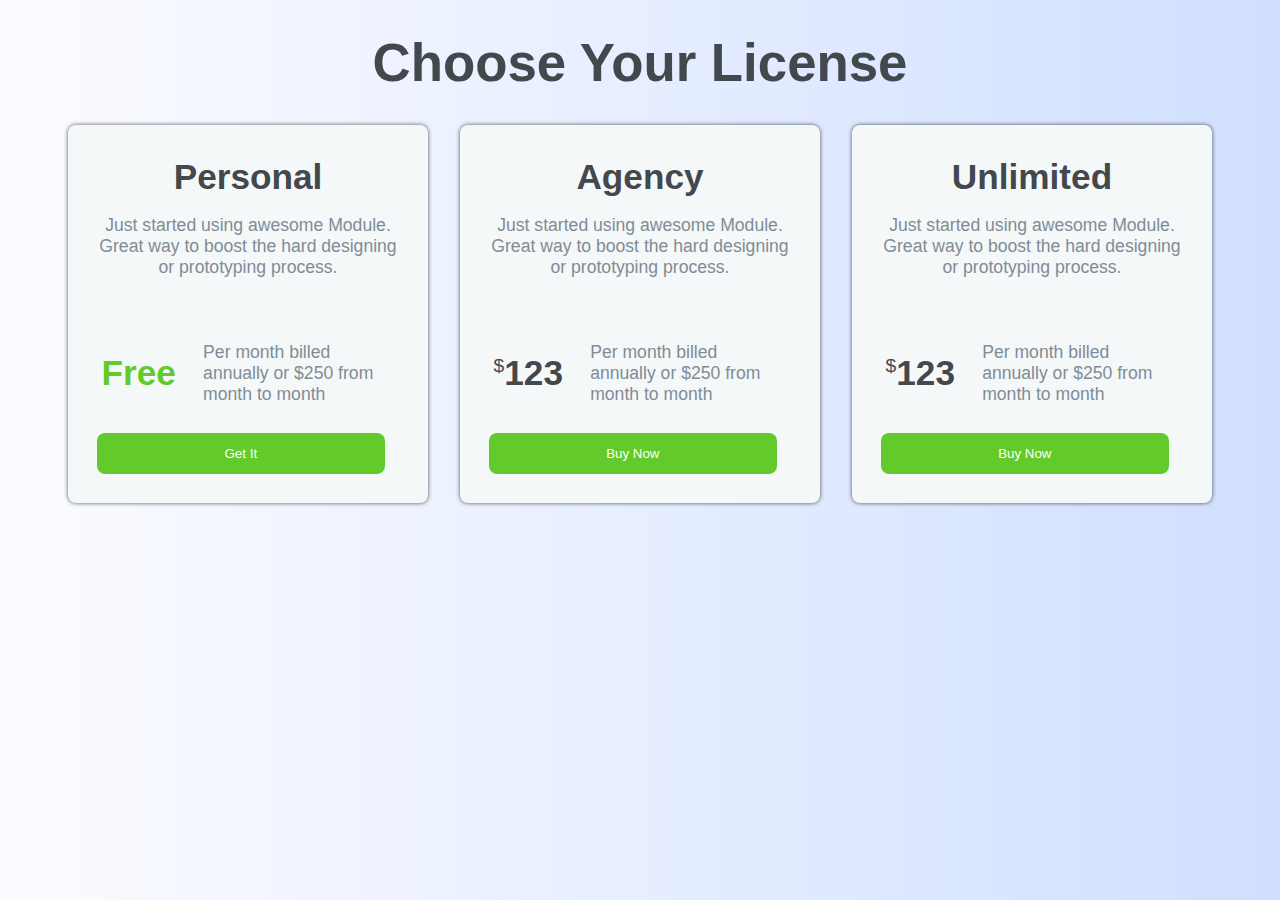
<file: Desktop2/index.html>
<!DOCTYPE html>
<html lang="en">
  <head>
    <meta charset="UTF-8" />
    <meta name="viewport" content="width=device-width, initial-scale=1.0" />
    <title>Choose Your License</title>
    <link rel="stylesheet" href="styles.css" />
  </head>
  <body>
    <div class="container">
      <h1>Choose Your License</h1>
      <div class="card-container">
        <!-- Personal Card -->
        <div class="card card-personal">
          <h2 class="card-title">Personal</h2>
          <p class="card-description">
            Just started using awesome Module. Great way to boost the hard
            designing or prototyping process.
          </p>
          <div class="pricing-container">
            <h3 class="pricing">Free</h3>
            <p class="pricing-description">
              Per month billed annually or $250 from month to month
            </p>
          </div>
          <button>Get It</button>
        </div>

        <!-- Agency Card -->
        <div class="card card-agency">
          <h2 class="card-title">Agency</h2>
          <p class="card-description">
            Just started using awesome Module. Great way to boost the hard
            designing or prototyping process.
          </p>
          <div class="pricing-container">
            <h3 class="pricing"><span class="currency">$</span>123</h3>
            <p class="pricing-description">
              Per month billed annually or $250 from month to month
            </p>
          </div>
          <button>Buy Now</button>
        </div>

        <!-- Unlimited Card -->
        <div class="card card-unlimited">
          <h2 class="card-title">Unlimited</h2>
          <p class="card-description">
            Just started using awesome Module. Great way to boost the hard
            designing or prototyping process.
          </p>
          <div class="pricing-container">
            <h3 class="pricing"><span class="currency">$</span>123</h3>
            <p class="pricing-description">
              Per month billed annually or $250 from month to month
            </p>
          </div>
          <button>Buy Now</button>
        </div>
      </div>
    </div>
  </body>
</html>
</file>
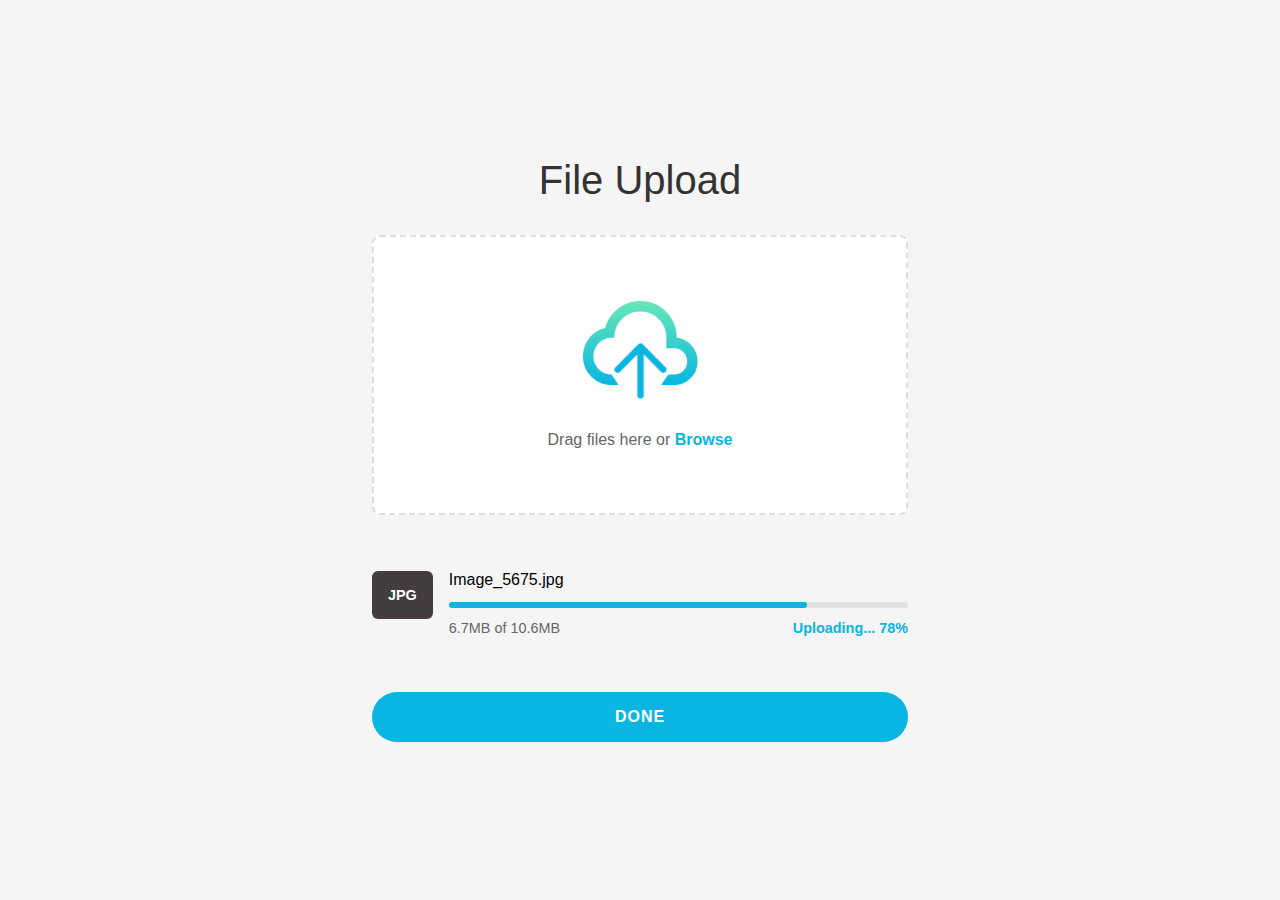
<file: Desktop3/index.html>
<!DOCTYPE html>
<html lang="en">
  <head>
    <meta charset="UTF-8" />
    <meta name="viewport" content="width=device-width, initial-scale=1.0" />
    <title>File Upload</title>
    <link rel="stylesheet" href="style.css" />
  </head>
  <body>
    <div class="container">
      <h1 class="title">File Upload</h1>

      <!-- Upload box -->
      <div class="upload-box">
        <img src="cloud.png" alt="cloud" width="115" height="102" />
        <p>Drag files here or <a class="browse-link" href="#">Browse</a></p>
      </div>

      <!-- File info -->
      <div class="file-info">
        <div class="file-icon">JPG</div>
        <div class="file-details">
          <p class="file-name">Image_5675.jpg</p>

          <!-- Progress bar -->
          <div class="progress">
            <div class="progress-bar"></div>
          </div>

          <!-- Size + Status in one row -->
          <div class="file-meta">
            <p class="file-size">6.7MB of 10.6MB</p>
            <p class="file-status">Uploading... 78%</p>
          </div>
        </div>
      </div>

      <!-- Done button -->
      <button class="done-btn">DONE</button>
    </div>
  </body>
</html>
</file>
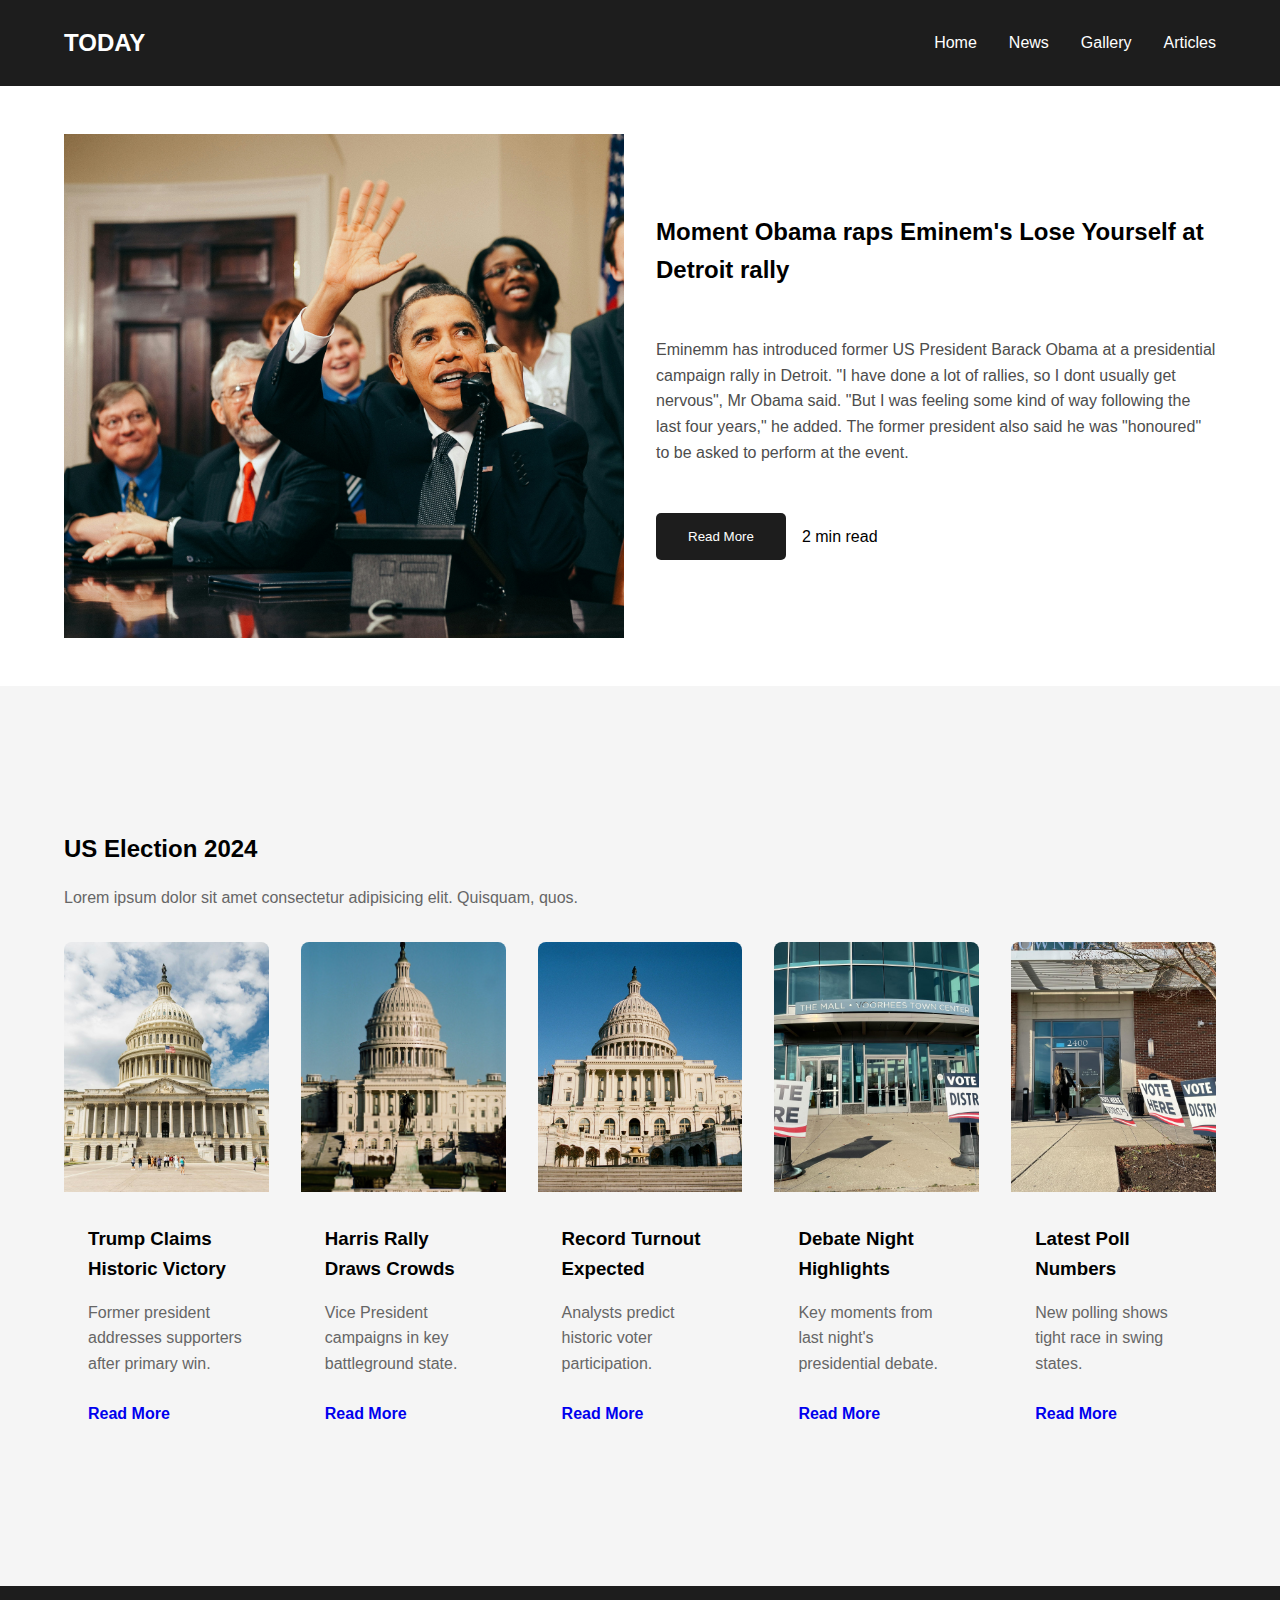
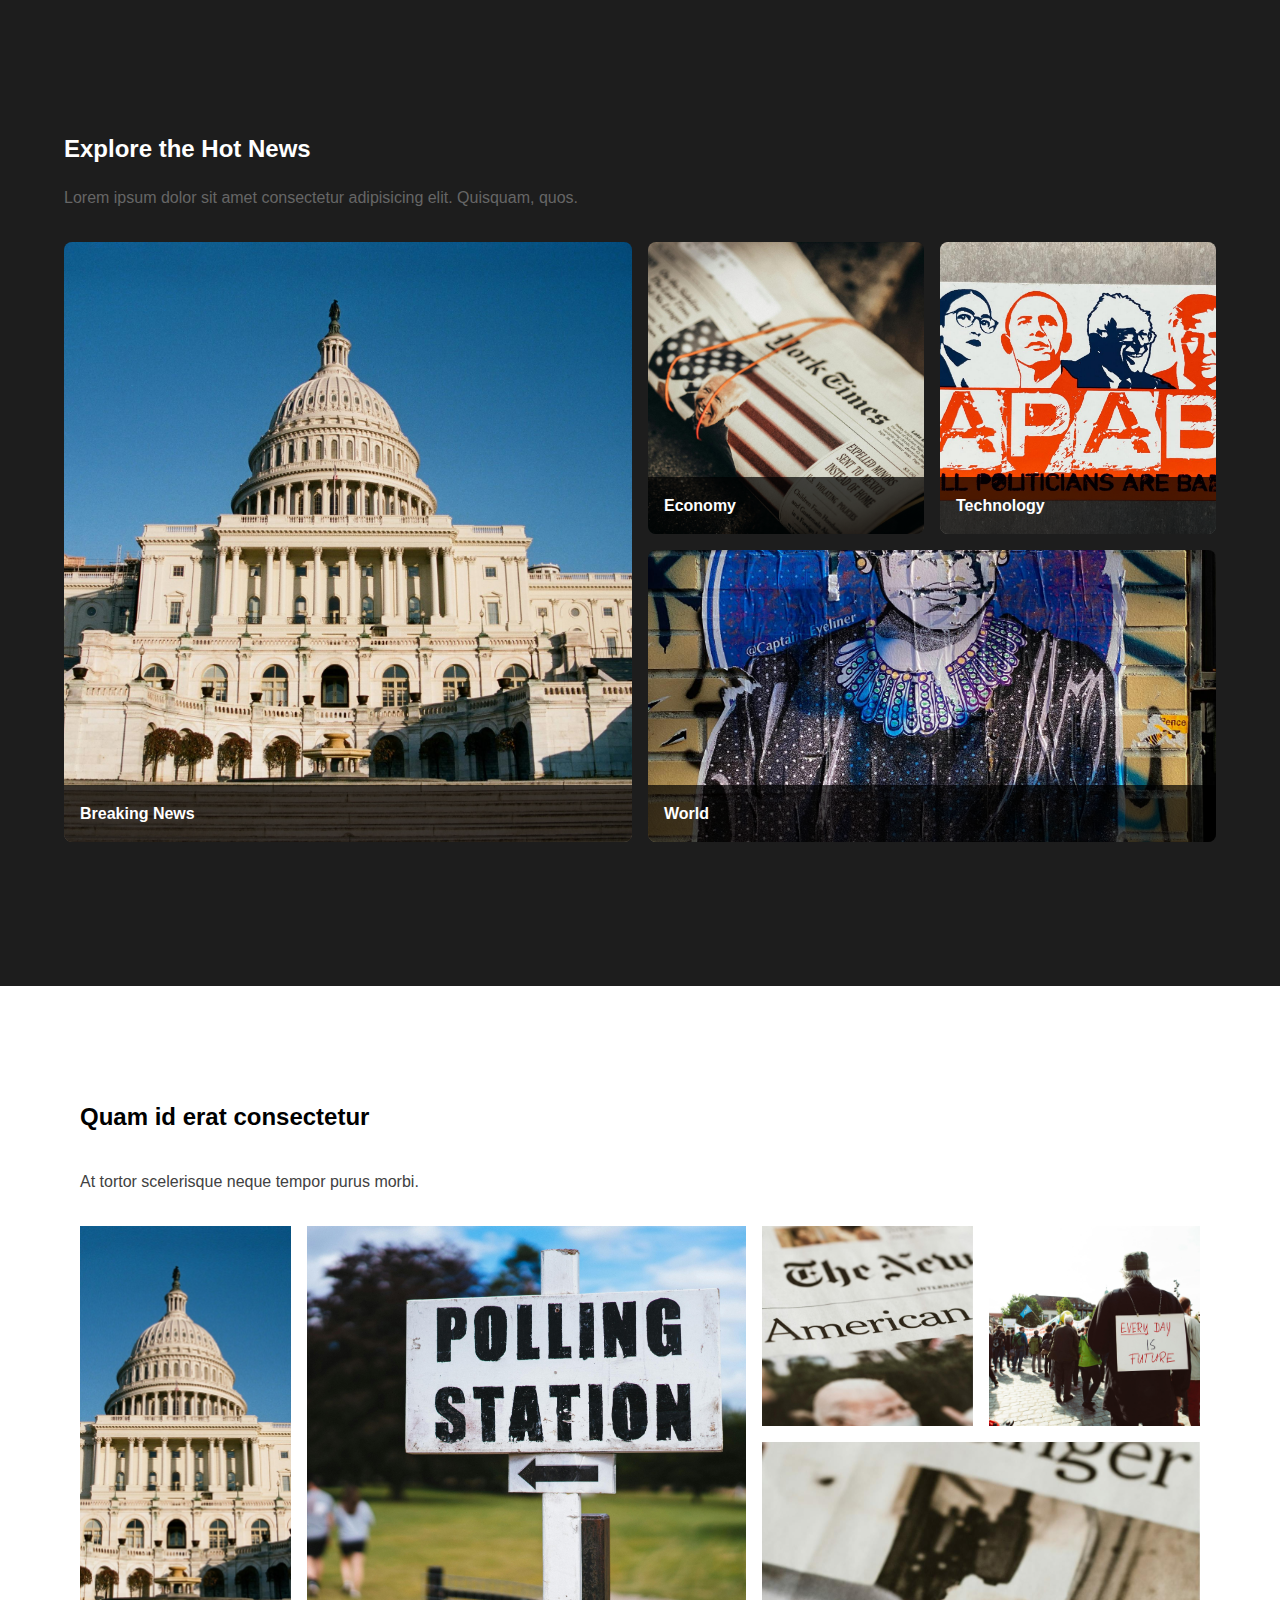
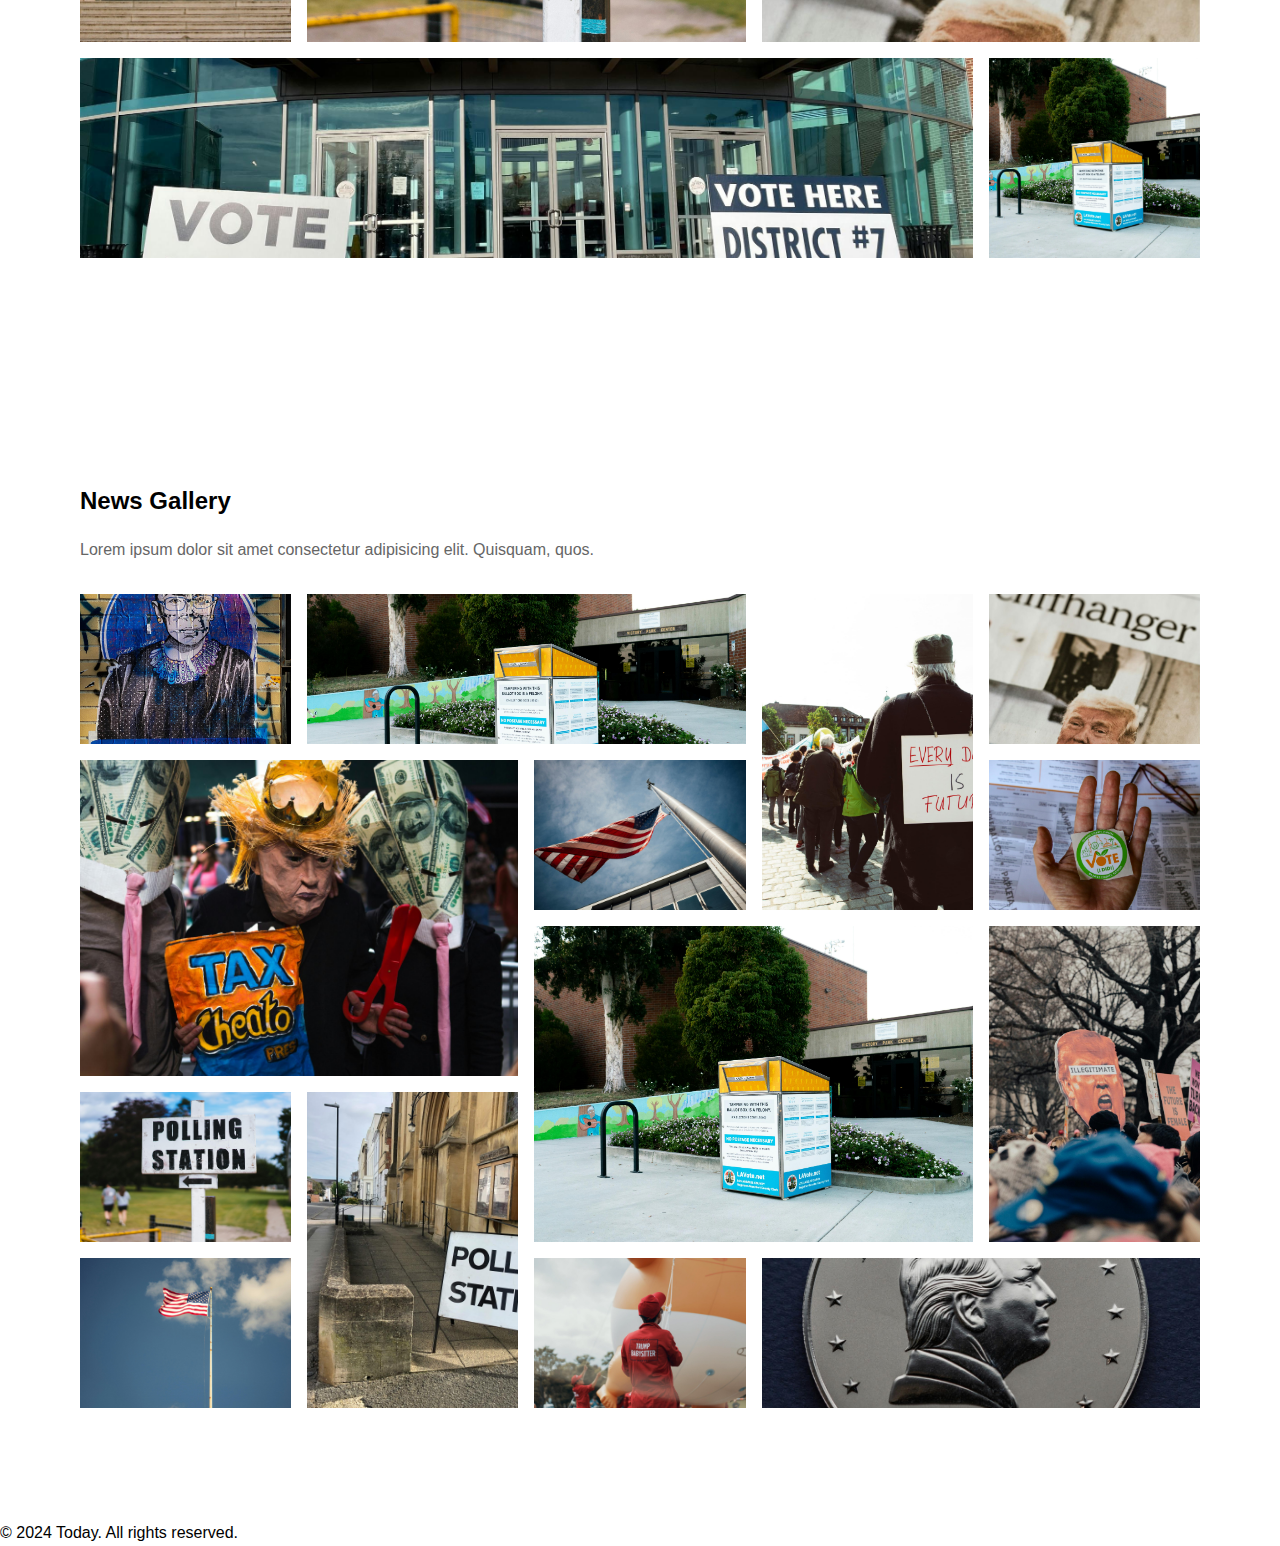
<file: news/index.html>
<!DOCTYPE html>
<html lang="en">
  <head>
    <meta charset="UTF-8" />
    <meta name="viewport" content="width=device-width, initial-scale=1.0" />
    <title>TODAY News - Layout Examples</title>
    <link rel="stylesheet" href="styles.css" />
  </head>
  <body>
    <!-- 1. Flex - Header Navigation -->
    <header class="header">
      <nav class="header-nav">
        <div class="header-logo">TODAY</div>
        <div class="header-links">
          <a href="#">Home</a>
          <a href="#">News</a>
          <a href="#">Gallery</a>
          <a href="#">Articles</a>
        </div>
      </nav>
    </header>

    <main>
      <!-- 2. Flex and Column - Featured Article -->
      <section class="featured container">
        <div class="featured-image">
          <img src="images/main-image.jpg" alt="Featured News" />
        </div>
        <div class="featured-content">
          <h2>Moment Obama raps Eminem's Lose Yourself at Detroit rally</h2>
          <p>
            Eminemm has introduced former US President Barack Obama at a
            presidential campaign rally in Detroit. "I have done a lot of
            rallies, so I dont usually get nervous", Mr Obama said. "But I was
            feeling some kind of way following the last four years," he added.
            The former president also said he was "honoured" to be asked to
            perform at the event.
          </p>
          <div class="featured-footer">
            <button href="#" class="featured-more">Read More</button>
            <span class="featured-time">2 min read</span>
          </div>
        </div>
      </section>

      <!-- 3. Flex/Grid List - Latest Cards without text overlay -->
      <section class="latest">
        <div class="container">
          <h2 class="latest-title">US Election 2024</h2>
          <p class="latest-subtitle">
            Lorem ipsum dolor sit amet consectetur adipisicing elit. Quisquam,
            quos.
          </p>
          <div class="latest-list">
            <article class="latest-card">
              <img src="images/image2.jpg" alt="News Image" />
              <div class="latest-content">
                <h3>Trump Claims Historic Victory</h3>
                <p>Former president addresses supporters after primary win.</p>
                <a href="#" class="latest-more">Read More</a>
              </div>
            </article>
            <article class="latest-card">
              <img src="images/image3.jpg" alt="News Image" />
              <div class="latest-content">
                <h3>Harris Rally Draws Crowds</h3>
                <p>Vice President campaigns in key battleground state.</p>
                <a href="#" class="latest-more">Read More</a>
              </div>
            </article>
            <article class="latest-card">
              <img src="images/image4.jpg" alt="News Image" />
              <div class="latest-content">
                <h3>Record Turnout Expected</h3>
                <p>Analysts predict historic voter participation.</p>
                <a href="#" class="latest-more">Read More</a>
              </div>
            </article>
            <article class="latest-card">
              <img src="images/image5.jpg" alt="News Image" />
              <div class="latest-content">
                <h3>Debate Night Highlights</h3>
                <p>Key moments from last night's presidential debate.</p>
                <a href="#" class="latest-more">Read More</a>
              </div>
            </article>
            <article class="latest-card">
              <img src="images/image6.jpg" alt="News Image" />
              <div class="latest-content">
                <h3>Latest Poll Numbers</h3>
                <p>New polling shows tight race in swing states.</p>
                <a href="#" class="latest-more">Read More</a>
              </div>
            </article>
          </div>
        </div>
      </section>

      <!-- 4a. Flex/Grid 2D - Hot News - Flex Version -->
      <!-- <section class="hot">
        <div class="container">
          <h2 class="hot-title">Explore the Hot News</h2>
          <p class="hot-subtitle">
            Lorem ipsum dolor sit amet consectetur adipisicing elit. Quisquam,
            quos.
          </p>
          <div class="hot-flex">
            <article class="hot-card hot-left">
              <img src="images/image4.jpg" alt="Breaking News" />
              <div class="hot-overlay">Breaking News</div>
            </article>

            <div class="hot-right">
              <div class="hot-right-inner">
                <article class="hot-card">
                  <img src="images/image8.jpg" alt="Economy Update" />
                  <div class="hot-overlay">Economy</div>
                </article>
                <article class="hot-card">
                  <img src="images/image9.jpg" alt="Technology News" />
                  <div class="hot-overlay">Technology</div>
                </article>
              </div>
              <article class="hot-card">
                <img src="images/image10.jpg" alt="World News" />
                <div class="hot-overlay">World</div>
              </article>
            </div>
          </div>
        </div>
      </section> -->

      <!-- 4b. Flex/Grid 2D - Hot News - Grid Version -->
      <section class="hot">
        <div class="container">
          <h2 class="hot-title">Explore the Hot News</h2>
          <p class="hot-subtitle">
            Lorem ipsum dolor sit amet consectetur adipisicing elit. Quisquam,
            quos.
          </p>
          <div class="hot-grid">
            <article class="hot-card hot-grid-1">
              <img src="images/image4.jpg" alt="Breaking News" />
              <div class="hot-overlay">Breaking News</div>
            </article>
            <article class="hot-card hot-grid-2">
              <img src="images/image8.jpg" alt="Economy Update" />
              <div class="hot-overlay">Economy</div>
            </article>
            <article class="hot-card hot-grid-3">
              <img src="images/image9.jpg" alt="Technology News" />
              <div class="hot-overlay">Technology</div>
            </article>
            <article class="hot-card hot-grid-4">
              <img src="images/image10.jpg" alt="World News" />
              <div class="hot-overlay">World</div>
            </article>
          </div>
        </div>
      </section>

      <!-- 5. Grid Auto - Masonry Layout -->
      <section class="masonry">
        <div class="container">
          <h2>Quam id erat consectetur</h2>
          <p class="masonry-subtitle">
            At tortor scelerisque neque tempor purus morbi.
          </p>
          <div class="masonry-grid">
            <div class="masonry-item item1">
              <img src="images/image4.jpg" alt="Masonry Image 1" />
            </div>
            <div class="masonry-item item2">
              <img src="images/image18.jpg" alt="Masonry Image 2" />
            </div>
            <div class="masonry-item item3">
              <img src="images/image13.jpg" alt="Masonry Image 3" />
            </div>
            <div class="masonry-item item4">
              <img src="images/image14.jpg" alt="Masonry Image 4" />
            </div>
            <div class="masonry-item item5">
              <img src="images/image15.jpg" alt="Masonry Image 5" />
            </div>
            <div class="masonry-item item6">
              <img src="images/image5.jpg" alt="Masonry Image 6" />
            </div>
            <div class="masonry-item item7">
              <img src="images/image17.jpg" alt="Masonry Image 7" />
            </div>
          </div>
        </div>
      </section>

      <!-- 6. Grid Templates - News Gallery -->
      <section class="gallery">
        <div class="container">
          <h2 class="gallery-title">News Gallery</h2>
          <p class="gallery-subtitle">
            Lorem ipsum dolor sit amet consectetur adipisicing elit. Quisquam,
            quos.
          </p>
          <div class="gallery-grid">
            <div class="gallery-item a">
              <img src="images/image10.jpg" alt="Gallery Image 1" />
            </div>
            <div class="gallery-item b">
              <img src="images/image17.jpg" alt="Gallery Image 2" />
            </div>
            <div class="gallery-item c">
              <img src="images/image14.jpg" alt="Gallery Image 3" />
            </div>
            <div class="gallery-item d">
              <img src="images/image15.jpg" alt="Gallery Image 4" />
            </div>
            <div class="gallery-item e">
              <img src="images/image25.jpg" alt="Gallery Image 5" />
            </div>
            <div class="gallery-item f">
              <img src="images/image11.jpg" alt="Gallery Image 6" />
            </div>
            <div class="gallery-item g">
              <img src="images/image16.jpg" alt="Gallery Image 7" />
            </div>
            <div class="gallery-item h">
              <img src="images/image17.jpg" alt="Gallery Image 8" />
            </div>
            <div class="gallery-item i">
              <img src="images/image18.jpg" alt="Gallery Image 9" />
            </div>
            <div class="gallery-item j">
              <img src="images/image19.jpg" alt="Gallery Image 10" />
            </div>
            <div class="gallery-item k">
              <img src="images/image20.jpg" alt="Gallery Image 11" />
            </div>
            <div class="gallery-item l">
              <img src="images/image21.jpg" alt="Gallery Image 12" />
            </div>
            <div class="gallery-item m">
              <img src="images/image22.jpg" alt="Gallery Image 13" />
            </div>
            <div class="gallery-item n">
              <img src="images/image23.jpg" alt="Gallery Image 14" />
            </div>
          </div>
        </div>
      </section>
    </main>

    <footer>
      <p>© 2024 Today. All rights reserved.</p>
    </footer>
  </body>
</html>
</file>
<file: Desktop2/styles.css>
* {
  margin: 0;
  padding: 0;
  box-sizing: border-box;
  font-family: "Segoe UI", Tahoma, Geneva, Verdana, sans-serif;
}

body {
  background: linear-gradient(to right, #fcfcff, #d0dfff);
}

.container {
  display: flex;
  flex-direction: column;
  align-items: center;
  min-height: 100vh;
  padding: 2rem 1rem;
}

h1 {
  color: #43484d;
  font-size: 3.3rem;
  margin-bottom: 2rem;
}

.card-container {
  display: flex;
  gap: 2rem;
  flex-wrap: wrap;
}

.card {
  max-width: 360px;
  background: #f5f8f9;
  border-radius: 8px;
  box-shadow: 0 0 4px rgba(0, 0, 0, 0.67);
}

.card-title {
  padding-top: 2rem;
  font-size: 2.2rem;
  font-weight: 600;
  margin-bottom: 1.1rem;
  color: #43484d;
  text-align: center;
}

.card-description {
  padding: 0 1.4rem;
  margin-bottom: 4rem;
  color: #808c96;
  text-align: center;
  font-size: 1.1rem;
}

.pricing-container {
  padding: 0 2.1rem;
  display: flex;
  align-items: center;
  gap: 1.7rem;
}

.pricing {
  color: #62ca2b;
  font-size: 2.2rem;
  font-weight: 700;
}

.pricing-description {
  color: #808c96;
  font-size: 1.1rem;
}

.pricing .currency {
  font-size: 1.2rem;
  font-weight: 500;
  vertical-align: super;
}

.card-agency .pricing,
.card-unlimited .pricing {
  color: #43484d;
}

.card button {
  background: #62ca2b;
  color: white;
  border: none;
  width: 80%;
  border-radius: 0.5rem;
  margin: 1.8rem;
  padding: 0.8rem 1.5rem;
  cursor: pointer;
}
</file>
<file: Desktop3/style.css>
* {
  padding: 0;
  margin: 0;
  box-sizing: border-box;
}

body {
  font-family: Arial, sans-serif;
  background-color: #f5f5f5;
  display: flex;
  justify-content: center;
  align-items: center;
  min-height: 100vh;
}

.container {
  max-width: 600px;
  width: 100%;
  padding: 2rem;
}

.title {
  text-align: center;
  margin-bottom: 2rem;
  font-size: 2.5rem;
  font-weight: 500;
  color: #333;
}

.upload-box {
  border: 2px dashed #ddd;
  border-radius: 8px;
  padding: 4rem 2rem;
  text-align: center;
  background-color: white;
  margin-bottom: 2rem;
}

.upload-box img {
  margin-bottom: 1.5rem;
}

.upload-box p {
  color: #666;
}

.upload-box a {
  color: #0ab5e1;
  text-decoration: none;
  font-weight: 600;
}

.upload-box a:hover {
  text-decoration: underline;
}

.file-info {
  display: flex;
  gap: 1rem;
  padding: 1.5rem 0;

  border-radius: 8px;
  margin-bottom: 2rem;
}

.file-icon {
  background-color: #433d3d;
  color: white;
  padding: 1rem;
  border-radius: 6px;
  font-weight: bold;
  font-size: 0.9rem;
  height: fit-content;
}

.file-details {
  flex: 1;
  min-width: 0;
}

.file-name {
  font-weight: 500;
  margin-bottom: 0.8rem;
  overflow: hidden;
  text-overflow: ellipsis;
  white-space: nowrap;
}

.progress {
  height: 6px;
  background-color: #e0e0e0;
  border-radius: 10px;
  margin-bottom: 0.8rem;
}

.progress-bar {
  height: 100%;
  background-color: #0ab5e1;
  width: 78%;
  border-radius: 10px;
}

.file-meta {
  display: flex;
  justify-content: space-between;
  font-size: 0.9rem;
}

.file-size {
  color: #666;
}

.file-status {
  color: #0ab5e1;
  font-weight: 600;
}

.done-btn {
  width: 100%;
  padding: 1rem;
  background-color: #0ab5e1;
  color: white;
  border: none;
  border-radius: 50px;
  font-size: 1rem;
  font-weight: 600;
  cursor: pointer;
  letter-spacing: 1px;
}

.done-btn:hover {
  background-color: #0999c7;
}
</file>
<file: news/styles.css>
/* Base Styles */
* {
  margin: 0;
  padding: 0;
  box-sizing: border-box;
}

body {
  font-family: Arial, sans-serif;
  line-height: 1.6;
}

section {
  padding: 6rem 0;
}

section h2 {
  margin-bottom: 2rem;
}

.container {
  max-width: 1500px;
  margin: 0 auto;
  padding: 3rem 4rem;
}

/* 1. Flex - Header Navigation */
.header {
  background-color: #1d1d1d;
  color: #fff;
  padding: 1.5rem 0rem;
}

.header-logo {
  font-size: 1.5rem;
  font-weight: bold;
}
.header-nav {
  display: flex;
  justify-content: space-between;
  align-items: center;
  padding: 0 4rem;
  margin: 0 auto;
}
.header-links {
  display: flex;
  gap: 2rem;
}

.header-links a {
  color: #fff;
  text-decoration: none;
}
.header-links a:hover {
  color: #9c9c9c;

  cursor: pointer;
}

/* 2. Flex and Column - Featured Section */
.featured {
  display: flex;
  gap: 2rem;
  justify-content: space-between;
  align-items: center;
  margin: 0 auto;
  height: 600px;
}
.featured-image {
  flex-basis: 50%;
  height: 100%;
  background-color: #e0e0e0;
  border-radius: 8px;
}
.featured-image img {
  width: 100%;
  height: 100%;
  object-fit: cover;
}
.featured-content {
  flex-basis: 50%;
  height: 100%;
  display: flex;
  gap: 1rem;
  justify-content: center;
  flex-direction: column;
}
.featured-more {
  color: #fff;
  background: #1d1d1d;
  padding: 1rem 2rem;
  border-radius: 5px;
  border: none;
}

.featured-more:hover {
  background: #414141;
  color: #d9d8d8;
  cursor: pointer;
}
.featured-footer {
  display: flex;
  align-items: center;
  gap: 1rem;
  margin-top: 2rem;
}

.featured-content p {
  color: #4d4d4d;
}

/* 3. Flex/Grid List - Latest Cards */

.latest {
  padding: 6rem 0;
  background: #f5f5f5;
  width: 100%;
}
.latest-title {
  margin-bottom: 1rem;
}
.latest-subtitle {
  margin-bottom: 2rem;
  color: #666666;
}
/* .latest-list {
  display: flex;
  justify-content: start;
  gap: 2rem;
  flex-wrap: wrap;
} */
.latest-list {
  display: grid;

  grid-template-columns: repeat(auto-fit, minmax(200px, 1fr));
  gap: 2rem;
  margin: 0 auto;
}
.latest-card {
  width: 100%;
  height: 500px;
  box-shadow: none;
  border-radius: 8px;
  overflow: hidden;
}
.latest-card img {
  width: 100%;
  height: 250px;
  object-fit: cover;
}
.latest-content {
  padding: 1.5rem;
}

.latest-content h3 {
  margin-bottom: 1rem;
}

.latest-content p {
  color: #666;
  margin-bottom: 1.5rem;
}
.latest-more {
  text-decoration: none;
  font-weight: bold;
  padding-right: 1.5rem;
}
/* 4. Flex/Grid 2D - Hot News */
.hot {
  background-color: #1d1d1d;
  color: #fff;
}

.hot-title {
  margin-bottom: 1rem;
}

.hot-subtitle {
  margin-bottom: 2rem;
  color: #666;
}
.hot-card {
  background-color: #1d1d1d;
  border-radius: 8px;
  overflow: hidden;
}
.hot-card img {
  width: 100%;
  height: 100%;
  object-fit: cover;
}

/* 4a. Flex/Grid 2D - Hot News - Flex Version */
.hot-flex {
  display: flex;
  gap: 1rem;
  height: 600px;
  width: 100%;
}
.hot-left {
  flex: 0 0 50%;
  border-radius: 8px;
  overflow: hidden;
}
.hot-right {
  flex: 0 0 50%;
  border-radius: 8px;
  overflow: hidden;
  display: flex;
  flex-direction: column;
  gap: 1rem;
}
.hot-right-inner {
  display: flex;
  gap: 1rem;
  height: 50%;
}

/* 4b. Flex/Grid 2D - Hot News - Grid Version */
.hot-grid {
  display: grid;
  grid-template-columns: repeat(4, 1fr);
  grid-template-rows: repeat(2, 1fr);
  gap: 1rem;
  height: 600px;
}
.hot-grid-1 {
  grid-column: span 2;
  grid-row: span 2;
}
.hot-grid-2 {
  grid-column: span 1;
}

.hot-grid-3 {
  grid-column: span 1;
  grid-row: span 1;
}
.hot-grid-4 {
  grid-column: span 2;
  grid-row: span 1;
}

/* 5. Grid - Masonry Layout */

.masonry {
  padding: 4rem 1rem;
  background: #fff;
}
.masonry-subtitle {
  margin-bottom: 2rem;
  color: #414141;
}
.masonry-grid {
  display: grid;
  grid-template-columns: repeat(5, 1fr);
  grid-template-rows: repeat(3, 200px);
  max-width: none;
  gap: 1rem;
}

.masonry-item {
  background-color: #e0e0e0;
  border-radius: 8px;
}
.masonry-item img {
  width: 100%;
  height: 100%;
  object-fit: cover;
}
.item1 {
  grid-column: span 1;
  grid-row: span 2;
}
.item2 {
  grid-column: span 2;
  grid-row: span 2;
}
.item3 {
  grid-column: span 1;
  grid-row: span 1;
}
.item4 {
  grid-column: span 1;
  grid-row: span 1;
}
.item5 {
  grid-column: span 2;
  grid-row: span 1;
}
.item6 {
  grid-column: span 4;
  grid-row: span 1;
}
.item7 {
  grid-column: span 1;
  grid-row: span 1;
}

/* 6. Grid Templates - News Gallery */
.gallery {
  padding: 4rem 1rem;
}

.gallery-title {
  margin-bottom: 1rem;
}

.gallery-subtitle {
  margin-bottom: 2rem;
  color: #666;
}
.gallery-item {
  background-color: #e0e0e0;
  border-radius: 8px;
}
.gallery-item img {
  width: 100%;
  height: 100%;
  object-fit: cover;
}
.gallery-grid {
  display: grid;
  grid-template-columns: repeat(5, 1fr);
  grid-template-rows: repeat(5, 150px);
  gap: 1rem;
  max-width: none;
  margin: 0 auto;

  grid-template-areas:
    "a b b c d"
    "e e f c g"
    "e e h h m"
    "i k h h m"
    "j k l n n";
}
.a {
  grid-area: a;
}
.b {
  grid-area: b;
}
.c {
  grid-area: c;
}
.d {
  grid-area: d;
}
.e {
  grid-area: e;
}
.f {
  grid-area: f;
}
.g {
  grid-area: g;
}
.h {
  grid-area: h;
}
.i {
  grid-area: i;
}
.j {
  grid-area: j;
}
.k {
  grid-area: k;
}
.l {
  grid-area: l;
}
.m {
  grid-area: m;
}
.n {
  grid-area: n;
}

.footer {
  background-color: #1d1d1d;
  color: white;
}
.footer p {
  color: white;
  text-align: center;
}
/* 7. Images and Styling */
.hot-card {
  position: relative;
}
.hot-overlay {
  position: absolute;
  left: 0;
  right: 0;
  bottom: 0;
  padding: 1rem;
  background: rgba(0, 0, 0, 0.7);
  font-weight: bold;
}
.masonry-item {
  position: relative;
}
.masonry-item::before {
  content: "";
  bottom: 0;
  left: 0;
  right: 0;
  top: 0;
  position: absolute;
  background-color: rgba(0, 0, 0, 0.7);
  opacity: 0;
  transition: opacity 0.3s ease;
}
.masonry-item::after {
  content: "View Story";
  position: absolute;
  top: 50%;
  left: 50%;
  transform: translate(-50%, -50%);
  color: white;
  font-size: 1.5rem;
  font-weight: bold;
  opacity: 0;
  transition: opacity 0.3s ease;
}

.masonry-item:hover::before,
.masonry-item:hover::after {
  opacity: 1;
}

@media screen and (max-width: 768px) {
  .header-links {
    display: none;
  }

  .featured {
    flex-direction: column;
    height: auto;
    gap: 2rem;
  }

  .masonry-grid {
    display: block;
  }

  .masonry-item {
    margin-bottom: 1rem;
    height: 300px;
  }

  .gallery-grid {
    display: block;
  }

  .gallery-item {
    margin-bottom: 1rem;
    height: 300px;
  }

  .container {
    padding: 2rem 1rem;
  }
}
</file>
